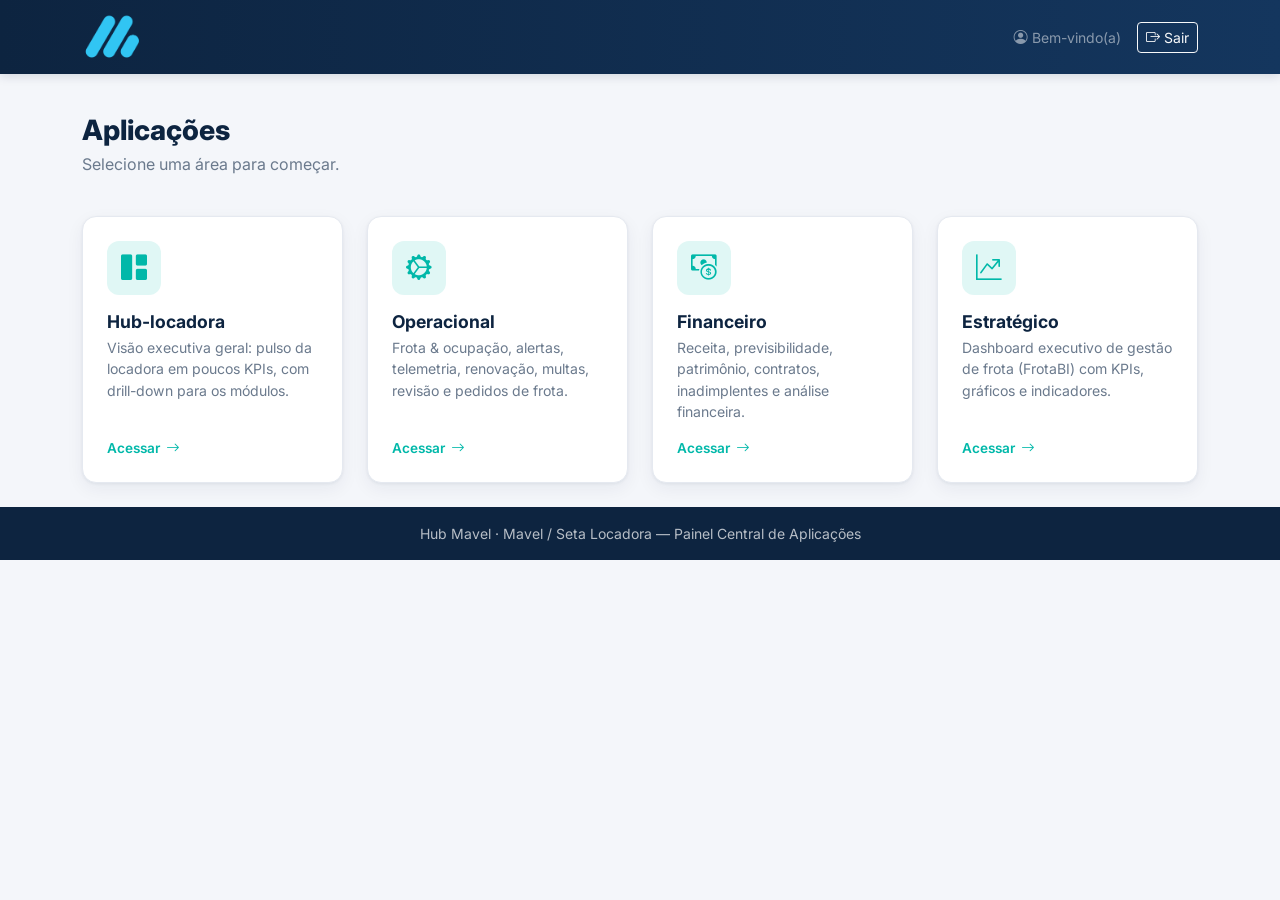
<file: Mock-geral/Login-home/home.html>
<!DOCTYPE html>
<html lang="pt-BR">
<head>
  <meta charset="UTF-8">
  <meta name="viewport" content="width=device-width, initial-scale=1.0">
  <title>Home — Hub Mavel</title>

  <link href="https://cdn.jsdelivr.net/npm/bootstrap@5.3.3/dist/css/bootstrap.min.css"
        rel="stylesheet"
        integrity="sha384-QWTKZyjpPEjISv5WaRU9OFeRpok6YctnYmDr5pNlyT2bRjXh0JMhjY6hW+ALEwIH"
        crossorigin="anonymous">
  <link href="https://cdn.jsdelivr.net/npm/bootstrap-icons@1.11.3/font/bootstrap-icons.min.css" rel="stylesheet">
  <link rel="preconnect" href="https://fonts.googleapis.com">
  <link rel="preconnect" href="https://fonts.gstatic.com" crossorigin>
  <link href="https://fonts.googleapis.com/css2?family=Inter:wght@400;500;600;700;800&display=swap" rel="stylesheet">
  <link href="assets/styles.css" rel="stylesheet">
</head>
<body class="home-body">

  <!-- ===================== HEADER / NAVBAR ===================== -->
  <header>
    <nav class="navbar navbar-expand-lg navbar-dark home-navbar" aria-label="Navegação principal">
      <div class="container">
        <a class="navbar-brand d-flex align-items-center" href="home.html">
          <img src="assets/logo.png" alt="Mavel" class="navbar-logo">
        </a>
        <div class="ms-auto d-flex align-items-center gap-3">
          <span class="navbar-text small text-white-50 d-none d-sm-inline">
            <i class="bi bi-person-circle me-1" aria-hidden="true"></i>Bem-vindo(a)
          </span>
          <a href="login.html" class="btn btn-sm btn-outline-light">
            <i class="bi bi-box-arrow-right me-1" aria-hidden="true"></i>Sair
          </a>
        </div>
      </div>
    </nav>
  </header>

  <!-- ===================== HERO ===================== -->
  <section class="home-hero" aria-labelledby="heroTitle">
    <div class="container">
      <h1 class="home-hero__title h3 mb-1" id="heroTitle">Aplicações</h1>
      <p class="home-hero__subtitle mb-0">Selecione uma área para começar.</p>
    </div>
  </section>

  <!-- ===================== GRID DE APLICAÇÕES ===================== -->
  <main class="container py-4">
    <section class="row g-4" aria-label="Lista de aplicações">

      <!-- Card: Hub-locadora (Visão Executiva) -->
      <article class="col-12 col-sm-6 col-lg-4 col-xl-3">
        <a class="app-card" href="../visao-executiva/index.html">
          <span class="app-card__icon" aria-hidden="true">
            <i class="bi bi-grid-1x2-fill"></i>
          </span>
          <h2 class="app-card__title">Hub-locadora</h2>
          <p class="app-card__desc">Visão executiva geral: pulso da locadora em poucos KPIs, com drill-down para os módulos.</p>
          <span class="app-card__cta">
            Acessar <i class="bi bi-arrow-right" aria-hidden="true"></i>
          </span>
        </a>
      </article>

      <!-- Card: Operacional -->
      <article class="col-12 col-sm-6 col-lg-4 col-xl-3">
        <a class="app-card" href="../operacional/index.html">
          <span class="app-card__icon" aria-hidden="true">
            <i class="bi bi-gear-wide-connected"></i>
          </span>
          <h2 class="app-card__title">Operacional</h2>
          <p class="app-card__desc">Frota &amp; ocupação, alertas, telemetria, renovação, multas, revisão e pedidos de frota.</p>
          <span class="app-card__cta">
            Acessar <i class="bi bi-arrow-right" aria-hidden="true"></i>
          </span>
        </a>
      </article>

      <!-- Card: Financeiro -->
      <article class="col-12 col-sm-6 col-lg-4 col-xl-3">
        <a class="app-card" href="../financeiro/index.html">
          <span class="app-card__icon" aria-hidden="true">
            <i class="bi bi-cash-coin"></i>
          </span>
          <h2 class="app-card__title">Financeiro</h2>
          <p class="app-card__desc">Receita, previsibilidade, patrimônio, contratos, inadimplentes e análise financeira.</p>
          <span class="app-card__cta">
            Acessar <i class="bi bi-arrow-right" aria-hidden="true"></i>
          </span>
        </a>
      </article>

      <!-- Card: Estratégico (FrotaBI) -->
      <article class="col-12 col-sm-6 col-lg-4 col-xl-3">
        <a class="app-card" href="../../Hub-Locadora/front/index.html">
          <span class="app-card__icon" aria-hidden="true">
            <i class="bi bi-graph-up-arrow"></i>
          </span>
          <h2 class="app-card__title">Estratégico</h2>
          <p class="app-card__desc">Dashboard executivo de gestão de frota (FrotaBI) com KPIs, gráficos e indicadores.</p>
          <span class="app-card__cta">
            Acessar <i class="bi bi-arrow-right" aria-hidden="true"></i>
          </span>
        </a>
      </article>

    </section>
  </main>

  <footer class="home-footer text-center py-3 small mt-auto">
    <div class="container">Hub Mavel · Mavel / Seta Locadora — Painel Central de Aplicações</div>
  </footer>

  <script src="https://cdn.jsdelivr.net/npm/bootstrap@5.3.3/dist/js/bootstrap.bundle.min.js"
          integrity="sha384-YvpcrYf0tY3lHB60NNkmXc5s9fDVZLESaAA55NDzOxhy9GkcIdslK1eN7N6jIeHz"
          crossorigin="anonymous"></script>
</body>
</html>
</file>
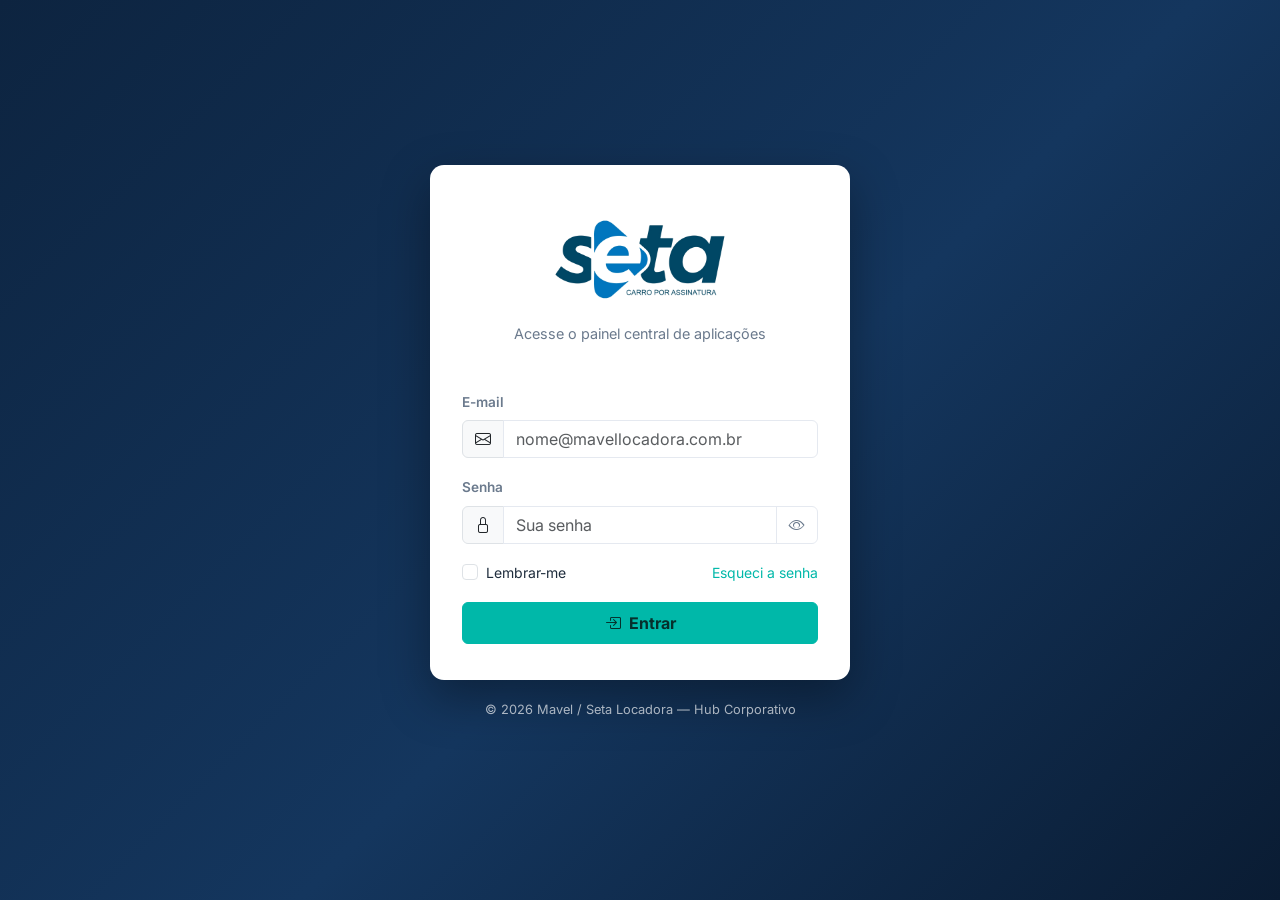
<file: Mock-geral/Login-home/login.html>
<!DOCTYPE html>
<html lang="pt-BR">
<head>
  <meta charset="UTF-8">
  <meta name="viewport" content="width=device-width, initial-scale=1.0">
  <title>Login — Hub Mavel</title>

  <link href="https://cdn.jsdelivr.net/npm/bootstrap@5.3.3/dist/css/bootstrap.min.css"
        rel="stylesheet"
        integrity="sha384-QWTKZyjpPEjISv5WaRU9OFeRpok6YctnYmDr5pNlyT2bRjXh0JMhjY6hW+ALEwIH"
        crossorigin="anonymous">
  <link href="https://cdn.jsdelivr.net/npm/bootstrap-icons@1.11.3/font/bootstrap-icons.min.css" rel="stylesheet">
  <link rel="preconnect" href="https://fonts.googleapis.com">
  <link rel="preconnect" href="https://fonts.gstatic.com" crossorigin>
  <link href="https://fonts.googleapis.com/css2?family=Inter:wght@400;500;600;700;800&display=swap" rel="stylesheet">
  <link href="assets/styles.css" rel="stylesheet">
</head>
<body class="login-body">

  <main>
    <section class="login-card" aria-labelledby="loginTitle">

      <header class="login-card__header">
        <img src="assets/logo_seta.png" alt="Seta — Carro por Assinatura" class="login-card__logo">
        <p class="login-card__subtitle" id="loginTitle">Acesse o painel central de aplicações</p>
      </header>

      <div class="login-card__body">
        <form id="loginForm" novalidate>

          <div class="mb-3">
            <label for="email" class="form-label">E-mail</label>
            <div class="input-group">
              <span class="input-group-text" aria-hidden="true"><i class="bi bi-envelope"></i></span>
              <input type="email" class="form-control" id="email" name="email"
                     placeholder="nome@mavellocadora.com.br" autocomplete="username" required>
            </div>
            <div class="invalid-feedback">Informe um e-mail válido.</div>
          </div>

          <div class="mb-3">
            <label for="senha" class="form-label">Senha</label>
            <div class="input-group">
              <span class="input-group-text" aria-hidden="true"><i class="bi bi-lock"></i></span>
              <input type="password" class="form-control" id="senha" name="senha"
                     placeholder="Sua senha" autocomplete="current-password" required>
              <span class="input-group-text toggle-pass" id="togglePass" role="button"
                    tabindex="0" aria-label="Mostrar ou ocultar senha">
                <i class="bi bi-eye" aria-hidden="true"></i>
              </span>
            </div>
            <div class="invalid-feedback">Informe sua senha.</div>
          </div>

          <div class="d-flex align-items-center justify-content-between mb-3">
            <div class="form-check">
              <input class="form-check-input" type="checkbox" id="lembrar">
              <label class="form-check-label small" for="lembrar">Lembrar-me</label>
            </div>
            <a href="#" class="small text-decoration-none text-accent">Esqueci a senha</a>
          </div>

          <button type="submit" class="btn btn-brand w-100 py-2">
            <i class="bi bi-box-arrow-in-right me-1" aria-hidden="true"></i> Entrar
          </button>

        </form>
      </div>

    </section>

    <p class="login-footer">© 2026 Mavel / Seta Locadora — Hub Corporativo</p>
  </main>

  <script src="https://cdn.jsdelivr.net/npm/bootstrap@5.3.3/dist/js/bootstrap.bundle.min.js"
          integrity="sha384-YvpcrYf0tY3lHB60NNkmXc5s9fDVZLESaAA55NDzOxhy9GkcIdslK1eN7N6jIeHz"
          crossorigin="anonymous"></script>
  <script>
    // Mostrar/ocultar senha
    const togglePass = document.getElementById('togglePass');
    const senha = document.getElementById('senha');
    function alternarSenha() {
      const oculto = senha.type === 'password';
      senha.type = oculto ? 'text' : 'password';
      togglePass.querySelector('i').className = oculto ? 'bi bi-eye-slash' : 'bi bi-eye';
    }
    togglePass.addEventListener('click', alternarSenha);
    togglePass.addEventListener('keydown', (e) => {
      if (e.key === 'Enter' || e.key === ' ') { e.preventDefault(); alternarSenha(); }
    });

    // Validação + redirecionamento para a home
    document.getElementById('loginForm').addEventListener('submit', (e) => {
      e.preventDefault();
      const form = e.currentTarget;
      if (!form.checkValidity()) {
        form.classList.add('was-validated');
        return;
      }
      // TODO: integrar autenticação real. Por ora, redireciona para a home.
      window.location.href = 'home.html';
    });
  </script>
</body>
</html>
</file>
<file: Mock-geral/Login-home/assets/styles.css>
/* ============================================================
   Hub Mavel — Login & Home
   Identidade visual FrotaBI · variáveis CSS · nomenclatura BEM
   ============================================================ */

:root {
  --cor-primaria: #0d2440;       /* azul petróleo escuro */
  --cor-primaria-2: #14365e;
  --cor-acento: #00b8a9;         /* teal de marca */
  --cor-acento-escuro: #00897b;
  --cor-fundo: #f4f6fa;
  --cor-superficie: #ffffff;
  --cor-texto: #1f2d3d;
  --cor-texto-suave: #6b7a8d;
  --cor-borda: #e5e9f0;

  --raio-card: 14px;
  --sombra-card: 0 1px 3px rgba(13, 36, 64, .06), 0 6px 18px rgba(13, 36, 64, .06);
}

body {
  font-family: "Inter", system-ui, -apple-system, "Segoe UI", sans-serif;
  color: var(--cor-texto);
}

.text-accent { color: var(--cor-acento) !important; }

/* ============================================================
   LOGIN
   ============================================================ */
.login-body {
  min-height: 100vh;
  display: flex;
  align-items: center;
  justify-content: center;
  background: linear-gradient(135deg, var(--cor-primaria) 0%, var(--cor-primaria-2) 55%, #0a1c33 100%);
  padding: 1.5rem;
}

.login-card {
  width: 100%;
  max-width: 420px;
  background: var(--cor-superficie);
  border-radius: var(--raio-card);
  box-shadow: 0 18px 48px rgba(0, 0, 0, .35);
  overflow: hidden;
}

.login-card__header {
  text-align: center;
  padding: 2.25rem 2rem 1.25rem;
}

.login-card__logo {
  width: 180px;
  max-width: 70%;
  height: auto;
  display: inline-block;
}

.navbar-logo {
  height: 48px;
  width: auto;
  display: block;
}

.login-card__subtitle {
  color: var(--cor-texto-suave);
  font-size: .9rem;
  margin-top: .35rem;
}

.login-card__body { padding: .5rem 2rem 2.25rem; }

.login-card .form-label {
  font-weight: 600;
  font-size: .85rem;
  color: var(--cor-texto-suave);
}

.login-card .form-control {
  border-color: var(--cor-borda);
}
.login-card .form-control:focus {
  border-color: var(--cor-acento);
  box-shadow: 0 0 0 .2rem rgba(0, 184, 169, .18);
}

.btn-brand {
  background: var(--cor-acento);
  border-color: var(--cor-acento);
  color: #06302c;
  font-weight: 700;
  transition: background .15s ease, transform .1s ease;
}
.btn-brand:hover,
.btn-brand:focus {
  background: var(--cor-acento-escuro);
  border-color: var(--cor-acento-escuro);
  color: #fff;
}
.btn-brand:active { transform: translateY(1px); }

.input-group-text.toggle-pass {
  cursor: pointer;
  background: var(--cor-superficie);
  border-color: var(--cor-borda);
  color: var(--cor-texto-suave);
}

.login-footer {
  color: rgba(255, 255, 255, .65);
  font-size: .8rem;
  text-align: center;
  margin-top: 1.25rem;
}

/* ============================================================
   HOME
   ============================================================ */
.home-body { background: var(--cor-fundo); min-height: 100vh; }

.home-navbar {
  background: linear-gradient(90deg, var(--cor-primaria) 0%, var(--cor-primaria-2) 100%);
  box-shadow: 0 2px 10px rgba(13, 36, 64, .15);
}
.home-navbar .navbar-brand { font-weight: 800; letter-spacing: .3px; }
.home-navbar .navbar-brand .bi { color: var(--cor-acento); }

.home-hero { padding: 2.5rem 0 1rem; }
.home-hero__title { font-weight: 800; color: var(--cor-primaria); }
.home-hero__subtitle { color: var(--cor-texto-suave); }

/* Cartão de aplicação */
.app-card {
  display: flex;
  flex-direction: column;
  height: 100%;
  background: var(--cor-superficie);
  border: 1px solid var(--cor-borda);
  border-radius: var(--raio-card);
  box-shadow: var(--sombra-card);
  padding: 1.5rem;
  text-decoration: none;
  color: inherit;
  transition: transform .15s ease, box-shadow .15s ease, border-color .15s ease;
}
.app-card:hover,
.app-card:focus-visible {
  transform: translateY(-4px);
  box-shadow: 0 14px 30px rgba(13, 36, 64, .14);
  border-color: var(--cor-acento);
  color: inherit;
  outline: none;
}

.app-card__icon {
  width: 54px;
  height: 54px;
  display: inline-flex;
  align-items: center;
  justify-content: center;
  border-radius: 12px;
  background: rgba(0, 184, 169, .12);
  color: var(--cor-acento);
  font-size: 1.6rem;
  margin-bottom: 1rem;
}

.app-card__title {
  font-weight: 700;
  font-size: 1.1rem;
  color: var(--cor-primaria);
  margin-bottom: .35rem;
}

.app-card__desc {
  font-size: .88rem;
  color: var(--cor-texto-suave);
  margin-bottom: 1rem;
  flex-grow: 1;
}

.app-card__cta {
  font-weight: 600;
  font-size: .85rem;
  color: var(--cor-acento);
  display: inline-flex;
  align-items: center;
  gap: .35rem;
}
.app-card:hover .app-card__cta { gap: .55rem; }

/* Cartão "em breve" */
.app-card--soon {
  cursor: default;
  opacity: .7;
}
.app-card--soon:hover {
  transform: none;
  box-shadow: var(--sombra-card);
  border-color: var(--cor-borda);
}
.app-card--soon .app-card__icon {
  background: rgba(107, 122, 141, .12);
  color: var(--cor-texto-suave);
}

.badge-soon {
  font-size: .68rem;
  font-weight: 700;
  padding: .12rem .5rem;
  border-radius: 20px;
  background: var(--cor-borda);
  color: var(--cor-texto-suave);
}

.home-footer {
  background: var(--cor-primaria);
  color: rgba(255, 255, 255, .7);
}

/* ============================================================
   LOGIN SPLIT — 3/4 imagem · 1/4 formulário
   ============================================================ */
.login-split {
  min-height: 100vh;
  display: grid;
  grid-template-columns: 3fr 1fr;
  padding: 0;
}

.login-split__media {
  position: relative;
  background-image: url("gol 2020.jpg");
  background-size: cover;
  background-position: center;
}

.login-split__media::after {
  content: "";
  position: absolute;
  inset: 0;
  background: linear-gradient(180deg, rgba(13, 36, 64, .10) 0%, rgba(13, 36, 64, .45) 100%);
}

.login-split__panel {
  display: flex;
  align-items: center;
  justify-content: center;
  padding: 2rem 1.75rem;
  background: linear-gradient(135deg, var(--cor-primaria) 0%, var(--cor-primaria-2) 55%, #0a1c33 100%);
}

.login-split__panel .login-card {
  max-width: 360px;
}

.login-split__panel .login-card__logo { width: 200px; }

/* Empilha em telas menores: imagem em cima, login embaixo */
@media (max-width: 900px) {
  .login-split {
    grid-template-columns: 1fr;
    grid-template-rows: 38vh 1fr;
  }
  .login-split__panel .login-card {
    max-width: 420px;
  }
}

/* ============================================================
   LOGIN SPLIT — animação isométrica do pátio (no lugar da imagem)
   ============================================================ */
.login-split__media--anim {
  background-image: none;
  background: #7fb069;
  overflow: hidden;
}
.login-split__media--anim .patio-svg {
  position: absolute;
  inset: 0;
  width: 100%;
  height: 100%;
  display: block;
}

/* Animação dos carros */
.login-split__media--anim .carro .bob {
  animation: bobCarro .38s ease-in-out infinite alternate;
}
.login-split__media--anim .carro.parado .bob { animation: none; }
@keyframes bobCarro {
  from { transform: translateY(0); }
  to   { transform: translateY(-1.8px); }
}

/* Animação das pessoas */
.login-split__media--anim .pessoa .bob {
  animation: bobPessoa .25s ease-in-out infinite alternate;
}
@keyframes bobPessoa {
  from { transform: translateY(0) rotate(-3deg); }
  to   { transform: translateY(-3px) rotate(3deg); }
}

/* Cancela */
.login-split__media--anim #braco {
  transition: transform .65s cubic-bezier(.3, 1, .4, 1);
}

@media (prefers-reduced-motion: reduce) {
  .login-split__media--anim .carro .bob,
  .login-split__media--anim .pessoa .bob { animation: none; }
  .login-split__media--anim #braco { transition: none; }
}
</file>
